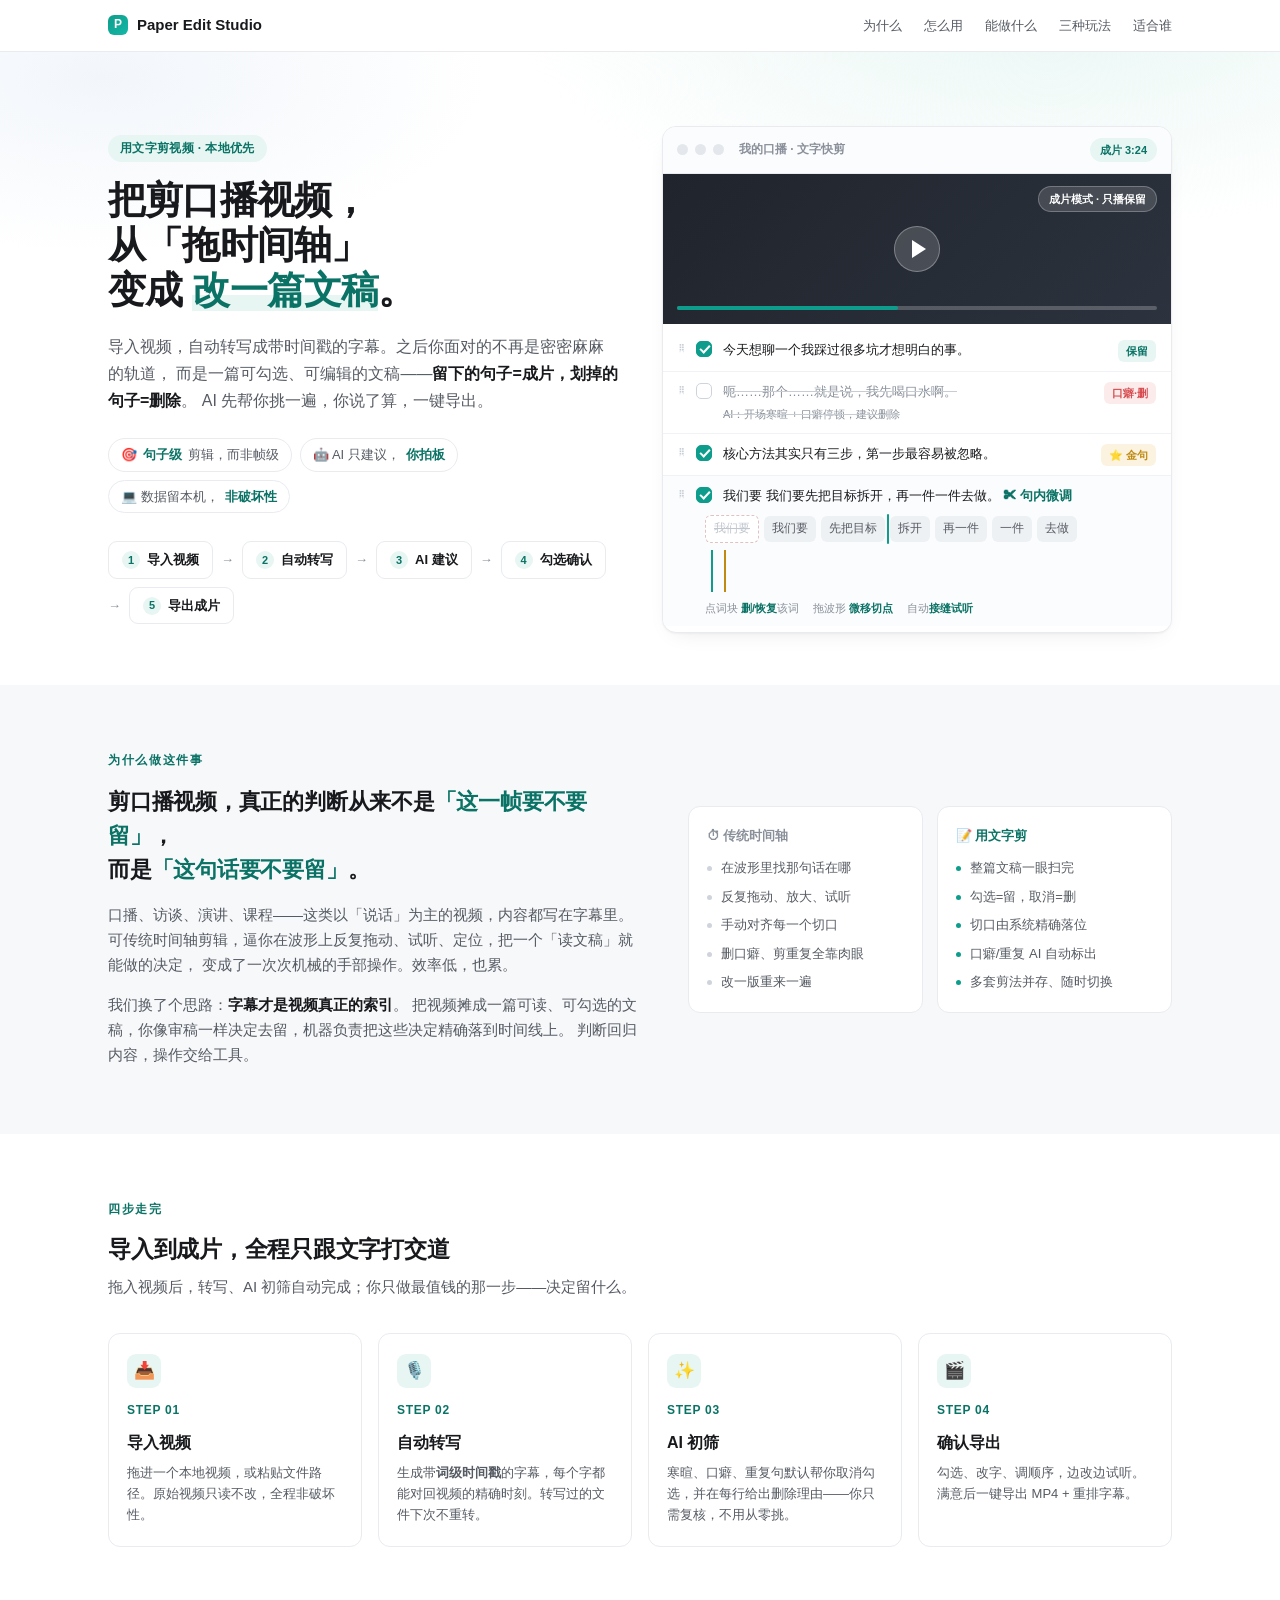
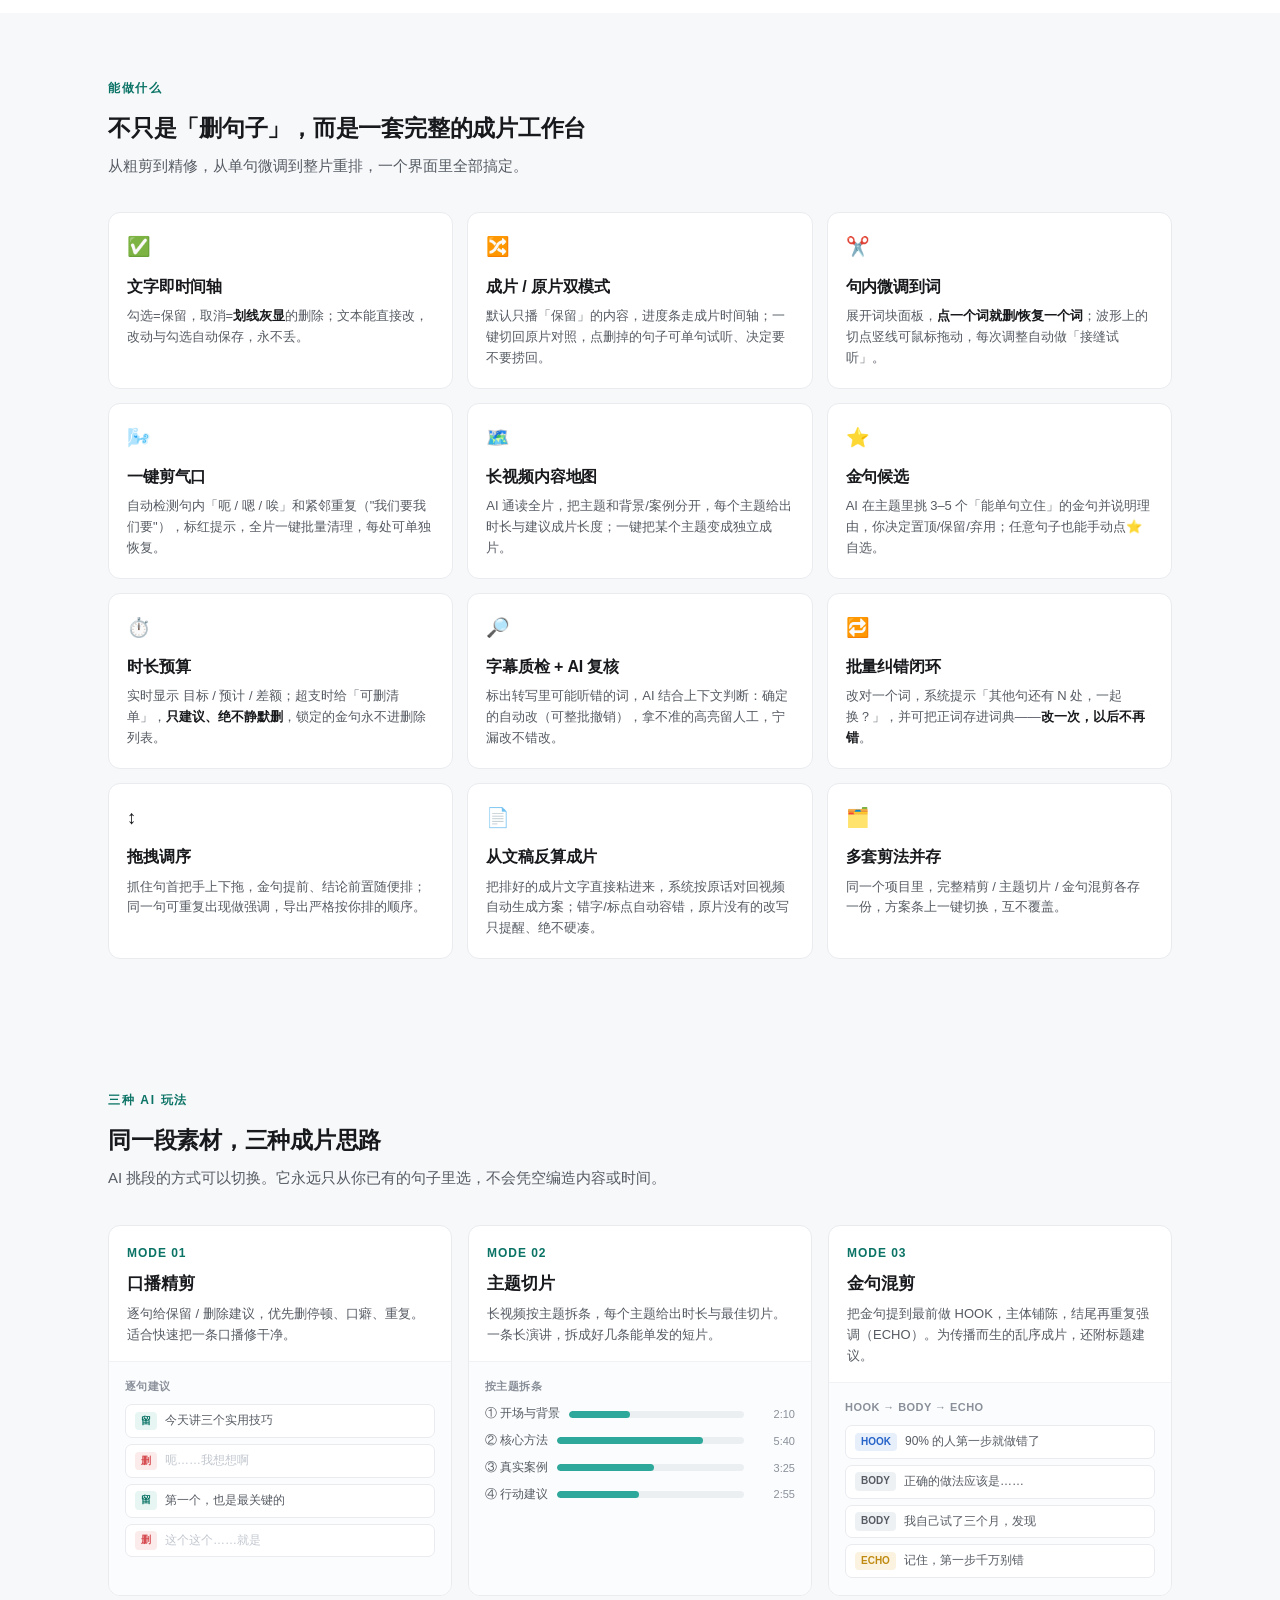
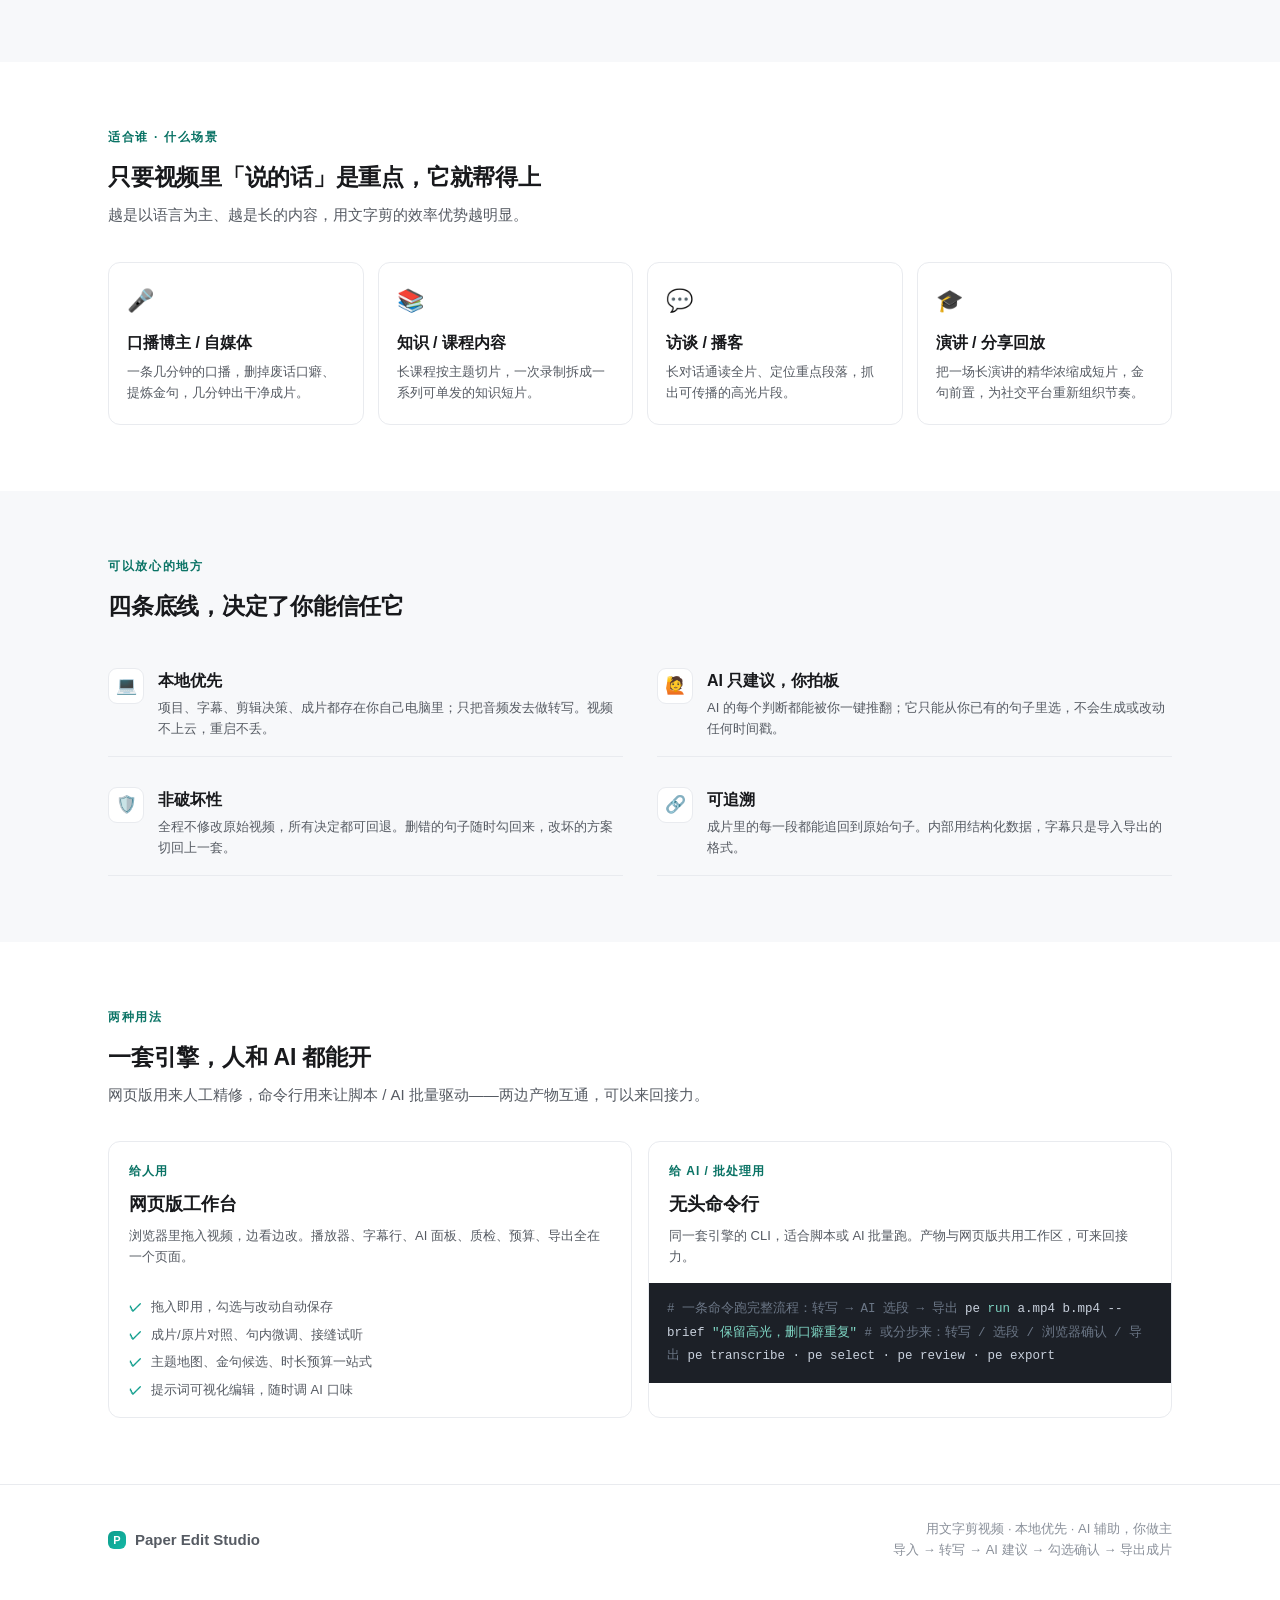
<file: intro.html>
<!DOCTYPE html>
<html lang="zh-CN">
<head>
<meta charset="UTF-8">
<meta name="viewport" content="width=device-width, initial-scale=1.0">
<title>Paper Edit Studio · 用文字剪视频</title>
<style>
  :root{
    --ink:#18191c; --ink-2:#565b63; --ink-3:#8a909a;
    --line:#e9ebef; --line-2:#f0f2f5;
    --bg:#ffffff; --bg-alt:#f7f8fa;
    --accent:#0e9d8c; --accent-ink:#0a7365; --accent-bg:#e7f6f3;
    --gold:#c08a12; --gold-bg:#fbf3e0;
    --red:#d64c50; --red-bg:#fbeceb;
    --radius:12px;
    --fs-hero:38px; --fs-h2:23px; --fs-h3:16px; --fs-body:15px; --fs-sm:13px; --fs-xs:12px;
    --maxw:1120px;
    --shadow:0 1px 2px rgba(20,22,28,.04),0 8px 24px -12px rgba(20,22,28,.12);
    --shadow-sm:0 1px 2px rgba(20,22,28,.05),0 2px 8px -4px rgba(20,22,28,.08);
  }
  *{box-sizing:border-box;margin:0;padding:0}
  html{scroll-behavior:smooth}
  body{
    font-family:-apple-system,BlinkMacSystemFont,"PingFang SC","Microsoft YaHei","Segoe UI",Roboto,Helvetica,Arial,sans-serif;
    color:var(--ink); background:var(--bg); font-size:var(--fs-body);
    line-height:1.65; -webkit-font-smoothing:antialiased;
    text-rendering:optimizeLegibility;
  }
  a{color:inherit;text-decoration:none}
  .wrap{max-width:var(--maxw);margin:0 auto;padding:0 28px}
  section{padding:66px 0}
  .eyebrow{
    font-size:var(--fs-xs); letter-spacing:.14em; text-transform:uppercase;
    color:var(--accent-ink); font-weight:700; margin-bottom:14px;
  }
  h2{font-size:var(--fs-h2); font-weight:700; letter-spacing:-.01em; line-height:1.35}
  .sub{color:var(--ink-2); font-size:var(--fs-body); margin-top:10px; max-width:640px}

  /* ---------- nav ---------- */
  nav{
    position:sticky; top:0; z-index:50; background:rgba(255,255,255,.86);
    backdrop-filter:saturate(180%) blur(12px); border-bottom:1px solid var(--line);
  }
  .nav-in{max-width:var(--maxw);margin:0 auto;padding:13px 28px;display:flex;align-items:center;gap:26px}
  .brand{display:flex;align-items:center;gap:9px;font-weight:700;font-size:15px}
  .brand .dot{width:20px;height:20px;border-radius:6px;background:linear-gradient(135deg,var(--accent),#14b8a6);
    display:inline-flex;align-items:center;justify-content:center;color:#fff;font-size:12px;font-weight:800}
  .nav-links{margin-left:auto;display:flex;gap:22px;font-size:var(--fs-sm);color:var(--ink-2)}
  .nav-links a:hover{color:var(--accent-ink)}
  @media(max-width:720px){.nav-links{display:none}}

  /* ---------- hero ---------- */
  .hero{padding:74px 0 52px; background:
    radial-gradient(900px 380px at 82% -8%, #e9f7f4 0%, rgba(233,247,244,0) 60%),
    radial-gradient(700px 320px at 8% 4%, #f2f6fb 0%, rgba(242,246,251,0) 55%);}
  .hero-grid{display:grid;grid-template-columns:1fr 1fr;gap:44px;align-items:center}
  @media(max-width:900px){.hero-grid{grid-template-columns:1fr;gap:36px}}
  .hero h1{font-size:var(--fs-hero);font-weight:800;letter-spacing:-.02em;line-height:1.18}
  .hero h1 em{font-style:normal;color:var(--accent-ink);
    background:linear-gradient(180deg,transparent 62%,var(--accent-bg) 62%)}
  .hero .lede{margin-top:20px;font-size:16px;color:var(--ink-2);line-height:1.7;max-width:520px}
  .chips{display:flex;flex-wrap:wrap;gap:8px;margin-top:24px}
  .chip{font-size:var(--fs-sm);color:var(--ink-2);background:#fff;border:1px solid var(--line);
    padding:5px 12px;border-radius:20px;display:inline-flex;align-items:center;gap:6px}
  .chip b{color:var(--accent-ink);font-weight:600}
  .flow{display:flex;flex-wrap:wrap;align-items:center;gap:8px;margin-top:28px;font-size:var(--fs-sm)}
  .flow .step{display:inline-flex;align-items:center;gap:7px;background:#fff;border:1px solid var(--line);
    padding:7px 13px;border-radius:9px;font-weight:600}
  .flow .step i{width:18px;height:18px;border-radius:50%;background:var(--accent-bg);color:var(--accent-ink);
    font-style:normal;font-size:11px;font-weight:800;display:inline-flex;align-items:center;justify-content:center}
  .flow .arr{color:var(--ink-3)}

  /* ---------- editor mockup ---------- */
  .mock{background:#fff;border:1px solid var(--line);border-radius:14px;box-shadow:var(--shadow);overflow:hidden}
  .mock-bar{display:flex;align-items:center;gap:7px;padding:11px 14px;border-bottom:1px solid var(--line);background:#fbfcfd}
  .tl{width:11px;height:11px;border-radius:50%;background:#e4e7ec}
  .mock-bar .title{margin-left:8px;font-size:var(--fs-xs);color:var(--ink-3);font-weight:600}
  .mock-bar .pill{margin-left:auto;font-size:11px;color:var(--accent-ink);background:var(--accent-bg);
    border-radius:20px;padding:3px 10px;font-weight:700}
  .player{position:relative;height:150px;background:
    linear-gradient(135deg,#20242c 0%,#2c333e 100%);display:flex;align-items:center;justify-content:center}
  .player .play{width:46px;height:46px;border-radius:50%;background:rgba(255,255,255,.16);
    border:1px solid rgba(255,255,255,.3);display:flex;align-items:center;justify-content:center}
  .player .play::after{content:"";border-left:14px solid #fff;border-top:9px solid transparent;
    border-bottom:9px solid transparent;margin-left:4px}
  .player .seek{position:absolute;left:14px;right:14px;bottom:14px;height:4px;border-radius:4px;background:rgba(255,255,255,.22)}
  .player .seek::before{content:"";position:absolute;left:0;top:0;height:100%;width:46%;border-radius:4px;background:var(--accent)}
  .player .mode{position:absolute;top:12px;right:14px;font-size:11px;color:#fff;background:rgba(255,255,255,.14);
    border:1px solid rgba(255,255,255,.25);border-radius:20px;padding:3px 10px;font-weight:600}
  .rows{padding:6px 0}
  .row{display:flex;align-items:flex-start;gap:11px;padding:9px 15px;border-bottom:1px solid var(--line-2);font-size:var(--fs-sm)}
  .row:last-child{border-bottom:0}
  .row .grip{color:#c7ccd4;font-size:13px;line-height:1.5;cursor:grab;user-select:none}
  .row .box{width:16px;height:16px;border-radius:5px;border:1.5px solid #cfd4dc;flex:0 0 auto;margin-top:2px;position:relative}
  .row.keep .box{background:var(--accent);border-color:var(--accent)}
  .row.keep .box::after{content:"";position:absolute;left:4.5px;top:1.5px;width:4px;height:8px;
    border:solid #fff;border-width:0 2px 2px 0;transform:rotate(43deg)}
  .row .txt{flex:1;color:var(--ink)}
  .row.cut .txt{color:var(--ink-3);text-decoration:line-through;text-decoration-color:#c8ccd3}
  .row .tag{flex:0 0 auto;font-size:11px;font-weight:700;padding:2px 8px;border-radius:6px;margin-top:1px;white-space:nowrap}
  .tag.keep{color:var(--accent-ink);background:var(--accent-bg)}
  .tag.del{color:var(--red);background:var(--red-bg)}
  .tag.gold{color:var(--gold);background:var(--gold-bg)}
  .row .why{display:block;font-size:11px;color:var(--ink-3);margin-top:3px}
  /* expanded word-chip row */
  .row.exp{flex-direction:column;gap:9px;background:#fbfcfd}
  .chiprow{display:flex;flex-wrap:wrap;gap:5px;align-items:center;padding-left:27px}
  .wc{font-size:12px;padding:3px 8px;border-radius:6px;background:#eef1f4;color:var(--ink-2)}
  .wc.del{background:#fff;color:#c2c7cf;text-decoration:line-through;border:1px dashed #e0c2c0}
  .wc.cut{position:relative}
  .wc.cut::after{content:"";position:absolute;right:-4px;top:-2px;bottom:-2px;width:2px;background:var(--accent);border-radius:2px}
  .wave{margin:2px 0 2px 27px;height:34px;display:flex;align-items:flex-end;gap:2px;position:relative}
  .wave i{flex:1;background:#dfe3e8;border-radius:2px}
  .wave .cutline{position:absolute;top:-4px;bottom:-4px;width:2px;background:var(--accent)}
  .wave .cutline.y{background:var(--gold)}
  .exp-note{padding-left:27px;font-size:11px;color:var(--ink-3);display:flex;gap:14px;flex-wrap:wrap}
  .exp-note b{color:var(--accent-ink);font-weight:600}

  /* ---------- why ---------- */
  .why-wrap{background:var(--bg-alt)}
  .why-grid{display:grid;grid-template-columns:1.05fr .95fr;gap:44px;align-items:center}
  @media(max-width:860px){.why-grid{grid-template-columns:1fr;gap:30px}}
  .quote{font-size:22px;line-height:1.55;font-weight:600;letter-spacing:-.01em}
  .quote em{font-style:normal;color:var(--accent-ink)}
  .why p{color:var(--ink-2);margin-top:16px}
  .compare{display:grid;grid-template-columns:1fr 1fr;gap:14px}
  .cc{background:#fff;border:1px solid var(--line);border-radius:var(--radius);padding:18px 18px 20px}
  .cc h4{font-size:var(--fs-sm);font-weight:700;margin-bottom:12px;display:flex;align-items:center;gap:8px}
  .cc.old h4{color:var(--ink-3)} .cc.new h4{color:var(--accent-ink)}
  .cc ul{list-style:none;font-size:var(--fs-sm);color:var(--ink-2);display:flex;flex-direction:column;gap:9px}
  .cc li{display:flex;gap:9px;line-height:1.5}
  .cc li::before{content:"";flex:0 0 auto;width:5px;height:5px;border-radius:50%;margin-top:8px;background:#cfd4dc}
  .cc.new li::before{background:var(--accent)}

  /* ---------- steps ---------- */
  .steps{display:grid;grid-template-columns:repeat(4,1fr);gap:16px;margin-top:34px}
  @media(max-width:860px){.steps{grid-template-columns:repeat(2,1fr)}}
  @media(max-width:520px){.steps{grid-template-columns:1fr}}
  .stepc{background:#fff;border:1px solid var(--line);border-radius:var(--radius);padding:20px 18px;position:relative}
  .stepc .n{font-size:var(--fs-xs);font-weight:800;color:var(--accent-ink);letter-spacing:.06em}
  .stepc h3{font-size:var(--fs-h3);font-weight:700;margin:9px 0 7px}
  .stepc p{font-size:var(--fs-sm);color:var(--ink-2);line-height:1.6}
  .stepc .ic{width:34px;height:34px;border-radius:9px;background:var(--accent-bg);color:var(--accent-ink);
    display:flex;align-items:center;justify-content:center;font-size:17px;margin-bottom:13px}

  /* ---------- feature grid ---------- */
  .feat{display:grid;grid-template-columns:repeat(3,1fr);gap:14px;margin-top:34px}
  @media(max-width:860px){.feat{grid-template-columns:repeat(2,1fr)}}
  @media(max-width:560px){.feat{grid-template-columns:1fr}}
  .fc{background:#fff;border:1px solid var(--line);border-radius:var(--radius);padding:18px 18px 19px;
    transition:border-color .18s,box-shadow .18s,transform .18s}
  .fc:hover{border-color:#d5dbe2;box-shadow:var(--shadow-sm);transform:translateY(-2px)}
  .fc .ic{font-size:19px;margin-bottom:11px;display:block}
  .fc h3{font-size:var(--fs-h3);font-weight:700;margin-bottom:6px;letter-spacing:-.01em}
  .fc p{font-size:var(--fs-sm);color:var(--ink-2);line-height:1.6}
  .fc p b{color:var(--ink);font-weight:600}

  /* ---------- AI modes ---------- */
  .modes-wrap{background:var(--bg-alt)}
  .modes{display:grid;grid-template-columns:repeat(3,1fr);gap:16px;margin-top:34px}
  @media(max-width:860px){.modes{grid-template-columns:1fr}}
  .mc{background:#fff;border:1px solid var(--line);border-radius:var(--radius);overflow:hidden;display:flex;flex-direction:column}
  .mc .head{padding:18px 18px 15px;border-bottom:1px solid var(--line-2)}
  .mc .k{font-size:var(--fs-xs);font-weight:800;letter-spacing:.08em;color:var(--accent-ink);text-transform:uppercase}
  .mc h3{font-size:17px;font-weight:700;margin:7px 0 6px}
  .mc .head p{font-size:var(--fs-sm);color:var(--ink-2);line-height:1.6}
  .mc .demo{padding:15px 16px 17px;background:#fbfcfd;flex:1}
  .mc .demo .lbl{font-size:11px;color:var(--ink-3);font-weight:700;margin-bottom:9px;letter-spacing:.04em}
  .mini{display:flex;flex-direction:column;gap:6px}
  .mini .b{display:flex;align-items:center;gap:8px;font-size:12px;background:#fff;border:1px solid var(--line);
    border-radius:7px;padding:6px 9px;color:var(--ink-2)}
  .mini .b .t{flex:0 0 auto;font-size:10px;font-weight:800;padding:1px 6px;border-radius:4px}
  .t.hook{color:#2563c9;background:#e7effb} .t.body{color:var(--ink-2);background:#eef1f4}
  .t.echo{color:var(--gold);background:var(--gold-bg)} .t.g{color:var(--accent-ink);background:var(--accent-bg)}
  .topicbar{display:flex;flex-direction:column;gap:7px}
  .tb{display:flex;align-items:center;gap:9px;font-size:12px;color:var(--ink-2)}
  .tb .bar{flex:1;height:7px;border-radius:4px;background:#eceff2;position:relative;overflow:hidden}
  .tb .bar span{position:absolute;left:0;top:0;bottom:0;border-radius:4px;background:var(--accent);opacity:.85}
  .tb .tm{flex:0 0 auto;font-size:11px;color:var(--ink-3);width:42px;text-align:right}

  /* ---------- scenarios ---------- */
  .scn{display:grid;grid-template-columns:repeat(4,1fr);gap:14px;margin-top:34px}
  @media(max-width:860px){.scn{grid-template-columns:repeat(2,1fr)}}
  @media(max-width:520px){.scn{grid-template-columns:1fr}}
  .sc{border:1px solid var(--line);border-radius:var(--radius);padding:20px 18px;background:#fff}
  .sc .ic{font-size:22px;margin-bottom:11px}
  .sc h3{font-size:var(--fs-h3);font-weight:700;margin-bottom:6px}
  .sc p{font-size:var(--fs-sm);color:var(--ink-2);line-height:1.6}

  /* ---------- principles ---------- */
  .prin-wrap{background:var(--bg-alt)}
  .prin{display:grid;grid-template-columns:repeat(2,1fr);gap:14px 34px;margin-top:30px}
  @media(max-width:720px){.prin{grid-template-columns:1fr}}
  .pr{display:flex;gap:14px;padding:16px 0;border-bottom:1px solid var(--line)}
  .pr .ic{flex:0 0 auto;width:36px;height:36px;border-radius:9px;background:#fff;border:1px solid var(--line);
    display:flex;align-items:center;justify-content:center;font-size:17px}
  .pr h3{font-size:var(--fs-h3);font-weight:700;margin-bottom:4px}
  .pr p{font-size:var(--fs-sm);color:var(--ink-2);line-height:1.6}

  /* ---------- usage ---------- */
  .use{display:grid;grid-template-columns:1fr 1fr;gap:16px;margin-top:34px}
  @media(max-width:760px){.use{grid-template-columns:1fr}}
  .uc{border:1px solid var(--line);border-radius:var(--radius);overflow:hidden}
  .uc .top{padding:20px 20px 16px}
  .uc .k{font-size:var(--fs-xs);font-weight:800;letter-spacing:.08em;color:var(--accent-ink);text-transform:uppercase}
  .uc h3{font-size:18px;font-weight:700;margin:8px 0 6px}
  .uc .top p{font-size:var(--fs-sm);color:var(--ink-2);line-height:1.6}
  .uc .code{background:#1c2027;color:#c8d0dc;font-size:12.5px;line-height:1.85;padding:15px 18px;
    font-family:"SF Mono",ui-monospace,SFMono-Regular,Menlo,Consolas,monospace;overflow-x:auto}
  .uc .code .c{color:#6b7686} .uc .code .g{color:#7fd6c4}
  .uc ul{list-style:none;padding:14px 20px 18px;display:flex;flex-direction:column;gap:8px}
  .uc li{font-size:var(--fs-sm);color:var(--ink-2);display:flex;gap:9px;line-height:1.5}
  .uc li::before{content:"✓";color:var(--accent);font-weight:800;flex:0 0 auto}

  /* ---------- footer ---------- */
  footer{border-top:1px solid var(--line);padding:34px 0 44px;color:var(--ink-3);font-size:var(--fs-sm)}
  .foot-in{display:flex;flex-wrap:wrap;gap:16px;align-items:center}
  .foot-in .brand{color:var(--ink-2)}
  footer .note{margin-left:auto;text-align:right;line-height:1.6}

  .kicker{display:inline-block;font-size:var(--fs-xs);color:var(--accent-ink);background:var(--accent-bg);
    border-radius:20px;padding:4px 12px;font-weight:700;letter-spacing:.03em}
</style>
</head>
<body>

<nav>
  <div class="nav-in">
    <div class="brand"><span class="dot">P</span>Paper Edit Studio</div>
    <div class="nav-links">
      <a href="#why">为什么</a>
      <a href="#how">怎么用</a>
      <a href="#features">能做什么</a>
      <a href="#modes">三种玩法</a>
      <a href="#who">适合谁</a>
    </div>
  </div>
</nav>

<!-- ============ HERO ============ -->
<header class="hero">
  <div class="wrap hero-grid">
    <div>
      <span class="kicker">用文字剪视频 · 本地优先</span>
      <h1 style="margin-top:16px">把剪口播视频，<br>从「拖时间轴」<br>变成 <em>改一篇文稿</em>。</h1>
      <p class="lede">
        导入视频，自动转写成带时间戳的字幕。之后你面对的不再是密密麻麻的轨道，
        而是一篇可勾选、可编辑的文稿——<b style="color:var(--ink)">留下的句子=成片，划掉的句子=删除</b>。
        AI 先帮你挑一遍，你说了算，一键导出。
      </p>
      <div class="chips">
        <div class="chip">🎯 <b>句子级</b>剪辑，而非帧级</div>
        <div class="chip">🤖 AI 只建议，<b>你拍板</b></div>
        <div class="chip">💻 数据留本机，<b>非破坏性</b></div>
      </div>
      <div class="flow">
        <span class="step"><i>1</i>导入视频</span><span class="arr">→</span>
        <span class="step"><i>2</i>自动转写</span><span class="arr">→</span>
        <span class="step"><i>3</i>AI 建议</span><span class="arr">→</span>
        <span class="step"><i>4</i>勾选确认</span><span class="arr">→</span>
        <span class="step"><i>5</i>导出成片</span>
      </div>
    </div>

    <!-- editor mockup -->
    <div class="mock" aria-hidden="true">
      <div class="mock-bar">
        <span class="tl"></span><span class="tl"></span><span class="tl"></span>
        <span class="title">我的口播 · 文字快剪</span>
        <span class="pill">成片 3:24</span>
      </div>
      <div class="player">
        <span class="mode">成片模式 · 只播保留</span>
        <span class="play"></span>
        <span class="seek"></span>
      </div>
      <div class="rows">
        <div class="row keep">
          <span class="grip">⠿</span><span class="box"></span>
          <span class="txt">今天想聊一个我踩过很多坑才想明白的事。</span>
          <span class="tag keep">保留</span>
        </div>
        <div class="row cut">
          <span class="grip">⠿</span><span class="box"></span>
          <span class="txt">呃……那个……就是说，我先喝口水啊。
            <span class="why">AI：开场寒暄 + 口癖停顿，建议删除</span></span>
          <span class="tag del">口癖·删</span>
        </div>
        <div class="row keep">
          <span class="grip">⠿</span><span class="box"></span>
          <span class="txt">核心方法其实只有三步，第一步最容易被忽略。</span>
          <span class="tag gold">⭐ 金句</span>
        </div>
        <!-- expanded word-chip row -->
        <div class="row keep exp">
          <div style="display:flex;align-items:flex-start;gap:11px;width:100%">
            <span class="grip">⠿</span><span class="box"></span>
            <span class="txt">我们要 我们要先把目标拆开，再一件一件去做。 <span style="color:var(--accent-ink);font-weight:600">✂ 句内微调</span></span>
          </div>
          <div class="chiprow">
            <span class="wc del">我们要</span><span class="wc">我们要</span><span class="wc cut">先把目标</span>
            <span class="wc">拆开</span><span class="wc">再一件</span><span class="wc">一件</span><span class="wc">去做</span>
          </div>
          <div class="wave">
            <i style="height:40%"></i><i style="height:70%"></i><i style="height:55%"></i><i style="height:90%"></i>
            <i style="height:45%"></i><i style="height:75%"></i><i style="height:35%"></i><i style="height:85%"></i>
            <i style="height:60%"></i><i style="height:50%"></i><i style="height:80%"></i><i style="height:40%"></i>
            <i style="height:65%"></i><i style="height:55%"></i><i style="height:75%"></i><i style="height:45%"></i>
            <span class="cutline" style="left:20%"></span><span class="cutline y" style="left:62%"></span>
          </div>
          <div class="exp-note">
            <span>点词块 <b>删/恢复</b>该词</span><span>拖波形 <b>微移切点</b></span><span>自动<b>接缝试听</b></span>
          </div>
        </div>
      </div>
    </div>
  </div>
</header>

<!-- ============ WHY ============ -->
<section id="why" class="why-wrap">
  <div class="wrap why-grid">
    <div class="why">
      <div class="eyebrow">为什么做这件事</div>
      <div class="quote">剪口播视频，真正的判断从来不是<em>「这一帧要不要留」</em>，<br>而是<em>「这句话要不要留」</em>。</div>
      <p>
        口播、访谈、演讲、课程——这类以「说话」为主的视频，内容都写在字幕里。
        可传统时间轴剪辑，逼你在波形上反复拖动、试听、定位，把一个「读文稿」就能做的决定，
        变成了一次次机械的手部操作。效率低，也累。
      </p>
      <p>
        我们换了个思路：<b style="color:var(--ink)">字幕才是视频真正的索引</b>。
        把视频摊成一篇可读、可勾选的文稿，你像审稿一样决定去留，机器负责把这些决定精确落到时间线上。
        判断回归内容，操作交给工具。
      </p>
    </div>
    <div class="compare">
      <div class="cc old">
        <h4>⏱ 传统时间轴</h4>
        <ul>
          <li>在波形里找那句话在哪</li>
          <li>反复拖动、放大、试听</li>
          <li>手动对齐每一个切口</li>
          <li>删口癖、剪重复全靠肉眼</li>
          <li>改一版重来一遍</li>
        </ul>
      </div>
      <div class="cc new">
        <h4>📝 用文字剪</h4>
        <ul>
          <li>整篇文稿一眼扫完</li>
          <li>勾选=留，取消=删</li>
          <li>切口由系统精确落位</li>
          <li>口癖/重复 AI 自动标出</li>
          <li>多套剪法并存、随时切换</li>
        </ul>
      </div>
    </div>
  </div>
</section>

<!-- ============ HOW ============ -->
<section id="how">
  <div class="wrap">
    <div class="eyebrow">四步走完</div>
    <h2>导入到成片，全程只跟文字打交道</h2>
    <p class="sub">拖入视频后，转写、AI 初筛自动完成；你只做最值钱的那一步——决定留什么。</p>
    <div class="steps">
      <div class="stepc">
        <div class="ic">📥</div>
        <div class="n">STEP 01</div>
        <h3>导入视频</h3>
        <p>拖进一个本地视频，或粘贴文件路径。原始视频只读不改，全程非破坏性。</p>
      </div>
      <div class="stepc">
        <div class="ic">🎙️</div>
        <div class="n">STEP 02</div>
        <h3>自动转写</h3>
        <p>生成带<b>词级时间戳</b>的字幕，每个字都能对回视频的精确时刻。转写过的文件下次不重转。</p>
      </div>
      <div class="stepc">
        <div class="ic">✨</div>
        <div class="n">STEP 03</div>
        <h3>AI 初筛</h3>
        <p>寒暄、口癖、重复句默认帮你取消勾选，并在每行给出删除理由——你只需复核，不用从零挑。</p>
      </div>
      <div class="stepc">
        <div class="ic">🎬</div>
        <div class="n">STEP 04</div>
        <h3>确认导出</h3>
        <p>勾选、改字、调顺序，边改边试听。满意后一键导出 MP4 + 重排字幕。</p>
      </div>
    </div>
  </div>
</section>

<!-- ============ FEATURES ============ -->
<section id="features" style="background:var(--bg-alt)">
  <div class="wrap">
    <div class="eyebrow">能做什么</div>
    <h2>不只是「删句子」，而是一套完整的成片工作台</h2>
    <p class="sub">从粗剪到精修，从单句微调到整片重排，一个界面里全部搞定。</p>
    <div class="feat">
      <div class="fc"><span class="ic">✅</span><h3>文字即时间轴</h3>
        <p>勾选=保留，取消=<b>划线灰显</b>的删除；文本能直接改，改动与勾选自动保存，永不丢。</p></div>
      <div class="fc"><span class="ic">🔀</span><h3>成片 / 原片双模式</h3>
        <p>默认只播「保留」的内容，进度条走成片时间轴；一键切回原片对照，点删掉的句子可单句试听、决定要不要捞回。</p></div>
      <div class="fc"><span class="ic">✂️</span><h3>句内微调到词</h3>
        <p>展开词块面板，<b>点一个词就删/恢复一个词</b>；波形上的切点竖线可鼠标拖动，每次调整自动做「接缝试听」。</p></div>
      <div class="fc"><span class="ic">🌬️</span><h3>一键剪气口</h3>
        <p>自动检测句内「呃 / 嗯 / 唉」和紧邻重复（"我们要我们要"），标红提示，全片一键批量清理，每处可单独恢复。</p></div>
      <div class="fc"><span class="ic">🗺️</span><h3>长视频内容地图</h3>
        <p>AI 通读全片，把主题和背景/案例分开，每个主题给出时长与建议成片长度；一键把某个主题变成独立成片。</p></div>
      <div class="fc"><span class="ic">⭐</span><h3>金句候选</h3>
        <p>AI 在主题里挑 3–5 个「能单句立住」的金句并说明理由，你决定置顶/保留/弃用；任意句子也能手动点⭐自选。</p></div>
      <div class="fc"><span class="ic">⏱️</span><h3>时长预算</h3>
        <p>实时显示 目标 / 预计 / 差额；超支时给「可删清单」，<b>只建议、绝不静默删</b>，锁定的金句永不进删除列表。</p></div>
      <div class="fc"><span class="ic">🔎</span><h3>字幕质检 + AI 复核</h3>
        <p>标出转写里可能听错的词，AI 结合上下文判断：确定的自动改（可整批撤销），拿不准的高亮留人工，宁漏改不错改。</p></div>
      <div class="fc"><span class="ic">🔁</span><h3>批量纠错闭环</h3>
        <p>改对一个词，系统提示「其他句还有 N 处，一起换？」，并可把正词存进词典——<b>改一次，以后不再错</b>。</p></div>
      <div class="fc"><span class="ic">↕️</span><h3>拖拽调序</h3>
        <p>抓住句首把手上下拖，金句提前、结论前置随便排；同一句可重复出现做强调，导出严格按你排的顺序。</p></div>
      <div class="fc"><span class="ic">📄</span><h3>从文稿反算成片</h3>
        <p>把排好的成片文字直接粘进来，系统按原话对回视频自动生成方案；错字/标点自动容错，原片没有的改写只提醒、绝不硬凑。</p></div>
      <div class="fc"><span class="ic">🗂️</span><h3>多套剪法并存</h3>
        <p>同一个项目里，完整精剪 / 主题切片 / 金句混剪各存一份，方案条上一键切换，互不覆盖。</p></div>
    </div>
  </div>
</section>

<!-- ============ AI MODES ============ -->
<section id="modes" class="modes-wrap">
  <div class="wrap">
    <div class="eyebrow">三种 AI 玩法</div>
    <h2>同一段素材，三种成片思路</h2>
    <p class="sub">AI 挑段的方式可以切换。它永远只从你已有的句子里选，不会凭空编造内容或时间。</p>
    <div class="modes">
      <!-- 口播精剪 -->
      <div class="mc">
        <div class="head">
          <div class="k">Mode 01</div>
          <h3>口播精剪</h3>
          <p>逐句给保留 / 删除建议，优先删停顿、口癖、重复。适合快速把一条口播修干净。</p>
        </div>
        <div class="demo">
          <div class="lbl">逐句建议</div>
          <div class="mini">
            <div class="b"><span class="t g">留</span> 今天讲三个实用技巧</div>
            <div class="b" style="color:#c2c7cf"><span class="t" style="color:var(--red);background:var(--red-bg)">删</span> 呃……我想想啊</div>
            <div class="b"><span class="t g">留</span> 第一个，也是最关键的</div>
            <div class="b" style="color:#c2c7cf"><span class="t" style="color:var(--red);background:var(--red-bg)">删</span> 这个这个……就是</div>
          </div>
        </div>
      </div>
      <!-- 主题切片 -->
      <div class="mc">
        <div class="head">
          <div class="k">Mode 02</div>
          <h3>主题切片</h3>
          <p>长视频按主题拆条，每个主题给出时长与最佳切片。一条长演讲，拆成好几条能单发的短片。</p>
        </div>
        <div class="demo">
          <div class="lbl">按主题拆条</div>
          <div class="topicbar">
            <div class="tb"><span>① 开场与背景</span><div class="bar"><span style="width:35%"></span></div><span class="tm">2:10</span></div>
            <div class="tb"><span>② 核心方法</span><div class="bar"><span style="width:78%"></span></div><span class="tm">5:40</span></div>
            <div class="tb"><span>③ 真实案例</span><div class="bar"><span style="width:52%"></span></div><span class="tm">3:25</span></div>
            <div class="tb"><span>④ 行动建议</span><div class="bar"><span style="width:44%"></span></div><span class="tm">2:55</span></div>
          </div>
        </div>
      </div>
      <!-- 金句混剪 -->
      <div class="mc">
        <div class="head">
          <div class="k">Mode 03</div>
          <h3>金句混剪</h3>
          <p>把金句提到最前做 HOOK，主体铺陈，结尾再重复强调（ECHO）。为传播而生的乱序成片，还附标题建议。</p>
        </div>
        <div class="demo">
          <div class="lbl">HOOK → BODY → ECHO</div>
          <div class="mini">
            <div class="b"><span class="t hook">HOOK</span> 90% 的人第一步就做错了</div>
            <div class="b"><span class="t body">BODY</span> 正确的做法应该是……</div>
            <div class="b"><span class="t body">BODY</span> 我自己试了三个月，发现</div>
            <div class="b"><span class="t echo">ECHO</span> 记住，第一步千万别错</div>
          </div>
        </div>
      </div>
    </div>
  </div>
</section>

<!-- ============ WHO / SCENARIOS ============ -->
<section id="who">
  <div class="wrap">
    <div class="eyebrow">适合谁 · 什么场景</div>
    <h2>只要视频里「说的话」是重点，它就帮得上</h2>
    <p class="sub">越是以语言为主、越是长的内容，用文字剪的效率优势越明显。</p>
    <div class="scn">
      <div class="sc"><div class="ic">🎤</div><h3>口播博主 / 自媒体</h3><p>一条几分钟的口播，删掉废话口癖、提炼金句，几分钟出干净成片。</p></div>
      <div class="sc"><div class="ic">📚</div><h3>知识 / 课程内容</h3><p>长课程按主题切片，一次录制拆成一系列可单发的知识短片。</p></div>
      <div class="sc"><div class="ic">💬</div><h3>访谈 / 播客</h3><p>长对话通读全片、定位重点段落，抓出可传播的高光片段。</p></div>
      <div class="sc"><div class="ic">🎓</div><h3>演讲 / 分享回放</h3><p>把一场长演讲的精华浓缩成短片，金句前置，为社交平台重新组织节奏。</p></div>
    </div>
  </div>
</section>

<!-- ============ PRINCIPLES ============ -->
<section id="principles" class="prin-wrap">
  <div class="wrap">
    <div class="eyebrow">可以放心的地方</div>
    <h2>四条底线，决定了你能信任它</h2>
    <div class="prin">
      <div class="pr"><div class="ic">💻</div><div>
        <h3>本地优先</h3>
        <p>项目、字幕、剪辑决策、成片都存在你自己电脑里；只把音频发去做转写。视频不上云，重启不丢。</p></div></div>
      <div class="pr"><div class="ic">🙋</div><div>
        <h3>AI 只建议，你拍板</h3>
        <p>AI 的每个判断都能被你一键推翻；它只能从你已有的句子里选，不会生成或改动任何时间戳。</p></div></div>
      <div class="pr"><div class="ic">🛡️</div><div>
        <h3>非破坏性</h3>
        <p>全程不修改原始视频，所有决定都可回退。删错的句子随时勾回来，改坏的方案切回上一套。</p></div></div>
      <div class="pr"><div class="ic">🔗</div><div>
        <h3>可追溯</h3>
        <p>成片里的每一段都能追回到原始句子。内部用结构化数据，字幕只是导入导出的格式。</p></div></div>
    </div>
  </div>
</section>

<!-- ============ USAGE ============ -->
<section id="usage">
  <div class="wrap">
    <div class="eyebrow">两种用法</div>
    <h2>一套引擎，人和 AI 都能开</h2>
    <p class="sub">网页版用来人工精修，命令行用来让脚本 / AI 批量驱动——两边产物互通，可以来回接力。</p>
    <div class="use">
      <div class="uc">
        <div class="top">
          <div class="k">给人用</div>
          <h3>网页版工作台</h3>
          <p>浏览器里拖入视频，边看边改。播放器、字幕行、AI 面板、质检、预算、导出全在一个页面。</p>
        </div>
        <ul>
          <li>拖入即用，勾选与改动自动保存</li>
          <li>成片/原片对照、句内微调、接缝试听</li>
          <li>主题地图、金句候选、时长预算一站式</li>
          <li>提示词可视化编辑，随时调 AI 口味</li>
        </ul>
      </div>
      <div class="uc">
        <div class="top">
          <div class="k">给 AI / 批处理用</div>
          <h3>无头命令行</h3>
          <p>同一套引擎的 CLI，适合脚本或 AI 批量跑。产物与网页版共用工作区，可来回接力。</p>
        </div>
        <div class="code"><span class="c"># 一条命令跑完整流程：转写 → AI 选段 → 导出</span>
pe <span class="g">run</span> a.mp4 b.mp4 --brief <span class="g">"保留高光，删口癖重复"</span>

<span class="c"># 或分步来：转写 / 选段 / 浏览器确认 / 导出</span>
pe transcribe  ·  pe select  ·  pe review  ·  pe export</div>
      </div>
    </div>
  </div>
</section>

<!-- ============ FOOTER ============ -->
<footer>
  <div class="wrap foot-in">
    <div class="brand"><span class="dot" style="width:18px;height:18px;font-size:11px">P</span>Paper Edit Studio</div>
    <div class="note">
      用文字剪视频 · 本地优先 · AI 辅助，你做主<br>
      导入 → 转写 → AI 建议 → 勾选确认 → 导出成片
    </div>
  </div>
</footer>

</body>
</html>
</file>
